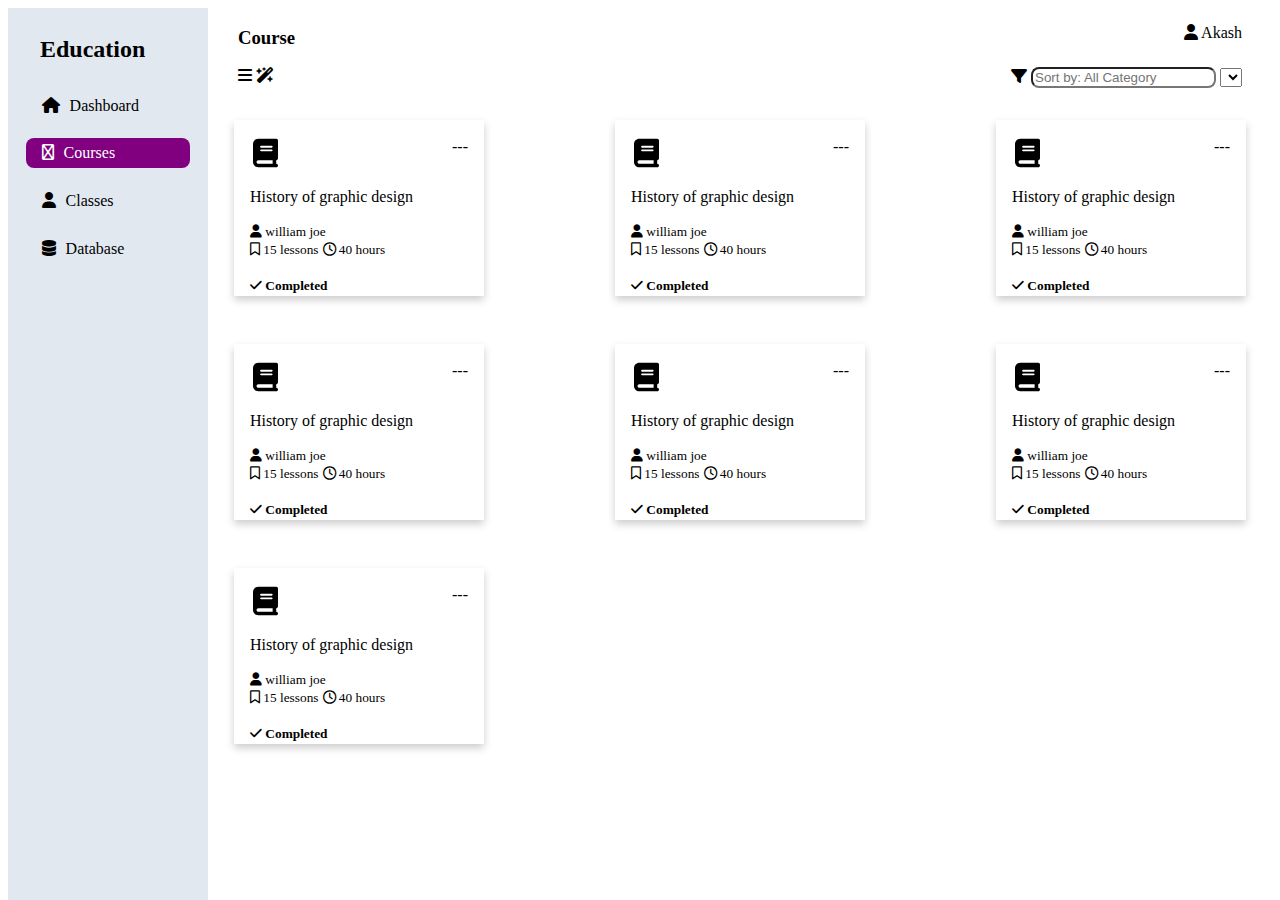
<file: index.html>
<!DOCTYPE html>
<html lang="en">
<head>
    <meta charset="UTF-8">
    <meta http-equiv="X-UA-Compatible" content="IE=edge">
    <meta name="viewport" content="width=device-width, initial-scale=1.0">
    <title>Course</title>

    <link rel="stylesheet" href=".//library/style.css">
    <link rel="stylesheet" href="https://cdnjs.cloudflare.com/ajax/libs/font-awesome/6.4.0/css/all.min.css">


</head>
<body>
    <!-- sidebar -->
    <div class="sidebar">
        <h2>Education</h2>
        
        <a class="a" href="#dash"><i class="fa-solid fa-house"></i>Dashboard</a>
        <a class="active a" href="#courses"><i class="fa-sharp fa-regular fa-book"></i>Courses</a>
        <a class="a" href="#dash"> <i class="fa-solid fa-user"></i>Classes</a>
        <a class="a" href="#dash"><i class="fa-solid fa-database"></i>Database</a>
    </div>

    <!-- page content  -->
    <div class="main ">

        <nav class="navbar">

                <h3> Course</h3>
                <p> <i class="fa-solid fa-user"></i> Akash</p>
   
        </nav>
      
        
        <div class="line">

            <div>
                <i class="fa-solid fa-bars"></i>
                <i class="fa-solid fa-wand-magic-sparkles"></i>
            </div>

            
            <div>
                <i class="fa-solid fa-filter"></i>
                <input type="text" placeholder="Sort by: All Category">
                <select></select>
                
                
            </div>
            

            
           
        </div>
        

        <!-- Card Section -->

        <div class="flex">

            <div class="card">

                <div > 
                    
                    <div class="container">
                        <div class="space">
                           <img class="img" src="./images/book.svg" alt="book">

                            <p> --- </p>
                        </div>
                        
                        <p> History of graphic design</p>
                        <small><i class="fa-solid fa-user"></i> william joe</small>
                        <div>
                            <small> <i class="fa-regular fa-bookmark"></i> 15 lessons</small>
                            <small> <i class="fa-regular fa-clock"></i> 40 hours</small>
                            <br> <br>
                            <small> <i class="fa-solid fa-check"></i> <b> Completed </b></small>
                        </div>
                        
                    </div>
                </div>
            </div>

            
            <div class="card">

                <div > 
                    
                    <div class="container">
                        <div class="space">
                           <img class="img" src="./images/book.svg" alt="book">

                            <p> --- </p>
                        </div>
                        
                        <p> History of graphic design</p>
                        <small><i class="fa-solid fa-user"></i> william joe</small>
                        <div>
                            <small> <i class="fa-regular fa-bookmark"></i> 15 lessons</small>
                            <small> <i class="fa-regular fa-clock"></i> 40 hours</small>
                            <br> <br>
                            <small> <i class="fa-solid fa-check"></i> <b> Completed </b></small>
                        </div>
                        
                    </div>
                </div>
            </div>


            
            <div class="card">

                <div > 
                    
                    <div class="container">
                        <div class="space">
                           <img class="img" src="./images/book.svg" alt="book">

                            <p> --- </p>
                        </div>
                        
                        <p> History of graphic design</p>
                        <small><i class="fa-solid fa-user"></i> william joe</small>
                        <div>
                            <small> <i class="fa-regular fa-bookmark"></i> 15 lessons</small>
                            <small> <i class="fa-regular fa-clock"></i> 40 hours</small>
                            <br> <br>
                            <small> <i class="fa-solid fa-check"></i> <b> Completed </b></small>
                        </div>
                        
                    </div>
                </div>
            </div>

            
            <div class="card">

                <div > 
                    
                    <div class="container">
                        <div class="space">
                           <img class="img" src="./images/book.svg" alt="book">

                            <p> --- </p>
                        </div>
                        
                        <p> History of graphic design</p>
                        <small><i class="fa-solid fa-user"></i> william joe</small>
                        <div>
                            <small> <i class="fa-regular fa-bookmark"></i> 15 lessons</small>
                            <small> <i class="fa-regular fa-clock"></i> 40 hours</small>
                            <br> <br>
                            <small> <i class="fa-solid fa-check"></i> <b> Completed </b></small>
                        </div>
                        
                    </div>
                </div>
            </div>

            <div class="card">

                <div > 
                    
                    <div class="container">
                        <div class="space">
                           <img class="img" src="./images/book.svg" alt="book">

                            <p> --- </p>
                        </div>
                        
                        <p> History of graphic design</p>
                        <small><i class="fa-solid fa-user"></i> william joe</small>
                        <div>
                            <small> <i class="fa-regular fa-bookmark"></i> 15 lessons</small>
                            <small> <i class="fa-regular fa-clock"></i> 40 hours</small>
                            <br> <br>
                            <small> <i class="fa-solid fa-check"></i> <b> Completed </b></small>
                        </div>
                        
                    </div>
                </div>
            </div>

            <div class="card">

                <div > 
                    
                    <div class="container">
                        <div class="space">
                           <img class="img" src="./images/book.svg" alt="book">

                            <p> --- </p>
                        </div>
                        
                        <p> History of graphic design</p>
                        <small><i class="fa-solid fa-user"></i> william joe</small>
                        <div>
                            <small> <i class="fa-regular fa-bookmark"></i> 15 lessons</small>
                            <small> <i class="fa-regular fa-clock"></i> 40 hours</small>
                            <br> <br>
                            <small> <i class="fa-solid fa-check"></i> <b> Completed </b></small>
                        </div>
                        
                    </div>
                </div>
            </div>

            <div class="card">

                <div > 
                    
                    <div class="container">
                        <div class="space">
                           <img class="img" src="./images/book.svg" alt="book">

                            <p> --- </p>
                        </div>
                        
                        <p> History of graphic design</p>
                        <small><i class="fa-solid fa-user"></i> william joe</small>
                        <div>
                            <small> <i class="fa-regular fa-bookmark"></i> 15 lessons</small>
                            <small> <i class="fa-regular fa-clock"></i> 40 hours</small>
                            <br> <br>
                            <small> <i class="fa-solid fa-check"></i> <b> Completed </b></small>
                        </div>
                        
                    </div>
                </div>
            </div>


        
        </div>


    </div>
   
    





</body>
</html>
</file>
<file: library/style.css>
/* sidebar */

h2{
    padding: 0.5rem 2rem
    
}

a{
    margin:  1.1rem;
}

.sidebar{
   
    margin: 0;
    padding: 0;
    width: 200px;
    z-index: 1;
    background-color: #e2e8f0;
    position: fixed;
    height: 100%;
    overflow:auto;
    
    
}

/* sidebar links */

.sidebar  i{
    margin-right: 10px
}
.sidebar a{
    display: block;
    color: black;
    padding: 6px 8px 6px 16px;
    text-decoration: none;
}

/* active link */

.sidebar a.active{
    background-color: purple;
    color:white;
    border-radius: 8px;
}

/* link on mouse hover */

.sidebar a:hover:not(.active){
    background-color: blue;
    color:white;
    border-radius: 8px;
}

/* Page content. The value of the margin-left property should match the value of the sidebar's width property */

.main {
    margin-left:200px;
    padding: 0px 10px;

}


/* On smaller screens, where height is less than 450px, change the style of the sidebar (less padding and a smaller font size) */
@media screen and (max-height: 450px) {
    .sidenav {padding-top: 15px;}
    .sidenav a {font-size: 18px;}
  }


/* navbar */



.navbar{
    display: flex;
    justify-content:space-between;
    padding: 0 20px;
}


input{
    border-radius: 8px;
    
}


/* card section */

.img{
    width:25px;
    padding: 15px 3px 3px; 2px;
}

.card{

    /* /shadow effect */
 width: 250px;
    box-shadow: 0 4px 8px 0 rgba(0,0,0,0.2);
  transition: 0.3s;
  margin: 2rem 1rem 1rem; 1rem;;
  
}

.space {
  display: flex;
  justify-content: space-between;
}

.line {
    padding: 0 20px;
    display:flex;
    flex-wrap: wrap;
    justify-content: space-between;

  
}


.flex {
    display:flex;
    flex-wrap: wrap;
    justify-content: space-between;

  
}


/* On mouse-over, add a deeper shadow */
.card:hover {
   
  box-shadow: 0 8px 16px 0 rgba(0,0,0,0.2);
}

/* Add some padding inside the card container */
.container {
  padding: 2px 16px;
}
</file>
